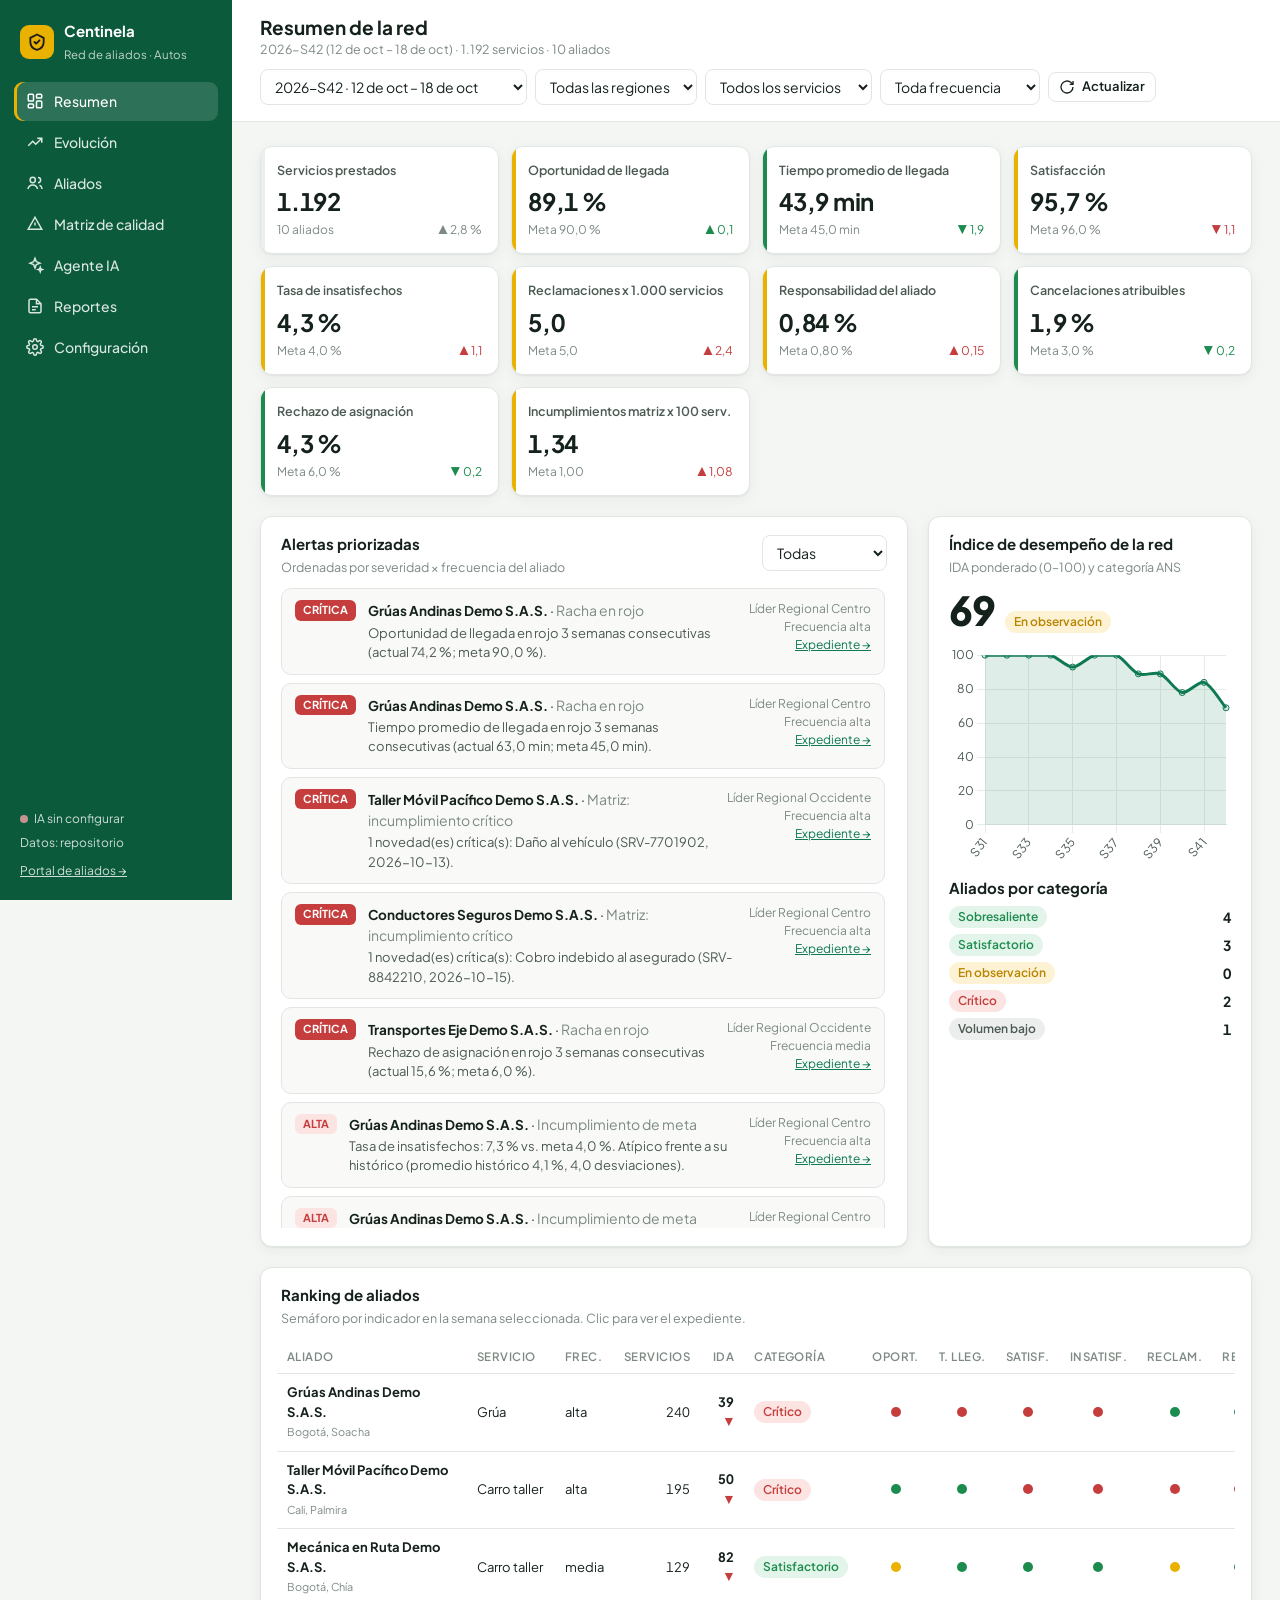
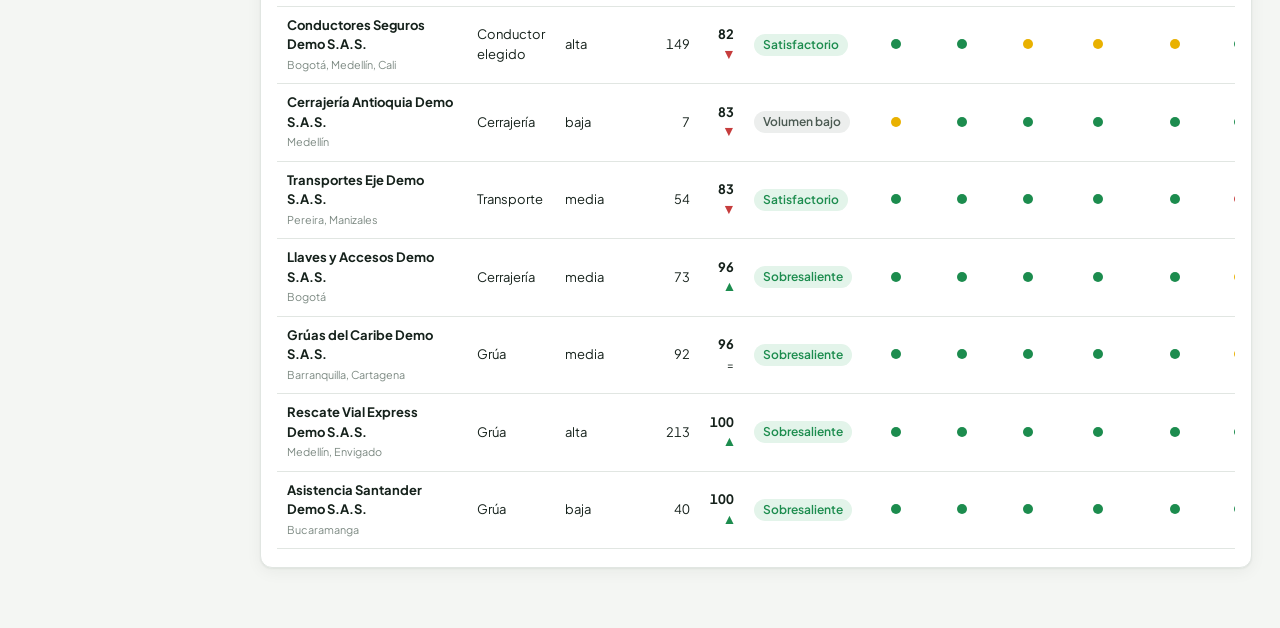
<file: index.html>
<!doctype html>
<html lang="es">
<head>
  <meta charset="utf-8">
  <meta name="viewport" content="width=device-width, initial-scale=1">
  <title>Centinela de Aliados</title>
  <meta name="description" content="Tablero de indicadores y agente de IA para la red de aliados de asistencia Autos">
  <link rel="preconnect" href="https://fonts.googleapis.com">
  <link rel="preconnect" href="https://fonts.gstatic.com" crossorigin>
  <link href="https://fonts.googleapis.com/css2?family=Plus+Jakarta+Sans:wght@400;500;600;700;800&display=swap" rel="stylesheet">
  <link rel="stylesheet" href="css/styles.css?v=3">
  <link rel="icon" href="data:image/svg+xml,%3Csvg xmlns='http://www.w3.org/2000/svg' viewBox='0 0 32 32'%3E%3Crect width='32' height='32' rx='8' fill='%23e9b100'/%3E%3Cpath d='M16 6l8 4v6c0 5-3.4 8.6-8 10-4.6-1.4-8-5-8-10v-6z' fill='%230b5a3c'/%3E%3C/svg%3E">
</head>
<body>
<div class="app">
  <!-- ============ NAVEGACIÓN ============ -->
  <aside class="lateral">
    <div class="marca">
      <div class="marca-icono"><svg width="20" height="20" viewBox="0 0 24 24" fill="none" stroke="currentColor" stroke-width="2.2" stroke-linecap="round" stroke-linejoin="round"><path d="M12 3l8 4v5c0 5-3.4 8.3-8 9.5C7.4 20.3 4 17 4 12V7z"/><path d="M9 12l2 2 4-4"/></svg></div>
      <div><b>Centinela</b><small>Red de aliados · Autos</small></div>
    </div>
    <nav class="nav" id="nav">
      <button data-vista="resumen" class="activo"><svg viewBox="0 0 24 24" fill="none" stroke="currentColor" stroke-width="2"><rect x="3" y="3" width="7" height="9" rx="1.5"/><rect x="14" y="3" width="7" height="5" rx="1.5"/><rect x="14" y="12" width="7" height="9" rx="1.5"/><rect x="3" y="16" width="7" height="5" rx="1.5"/></svg>Resumen</button>
      <button data-vista="evolucion"><svg viewBox="0 0 24 24" fill="none" stroke="currentColor" stroke-width="2"><path d="M3 17l6-6 4 4 8-8"/><path d="M15 7h6v6"/></svg>Evolución</button>
      <button data-vista="aliados"><svg viewBox="0 0 24 24" fill="none" stroke="currentColor" stroke-width="2"><circle cx="9" cy="8" r="3.5"/><path d="M2.5 20c.8-3.6 3.4-5.5 6.5-5.5s5.7 1.9 6.5 5.5"/><path d="M16 4.5a3.5 3.5 0 010 7M18 14.8c1.9.7 3.1 2.4 3.5 5.2"/></svg>Aliados</button>
      <button data-vista="matriz"><svg viewBox="0 0 24 24" fill="none" stroke="currentColor" stroke-width="2"><path d="M12 3l9 16H3z"/><path d="M12 10v4M12 17h.01"/></svg>Matriz de calidad</button>
      <button data-vista="agente"><svg viewBox="0 0 24 24" fill="none" stroke="currentColor" stroke-width="2"><path d="M12 3l1.8 4.7L18.5 9.5l-4.7 1.8L12 16l-1.8-4.7L5.5 9.5l4.7-1.8z"/><path d="M19 15l.8 2.2L22 18l-2.2.8L19 21l-.8-2.2L16 18l2.2-.8z"/></svg>Agente IA</button>
      <button data-vista="reportes"><svg viewBox="0 0 24 24" fill="none" stroke="currentColor" stroke-width="2"><path d="M14 3H6a2 2 0 00-2 2v14a2 2 0 002 2h12a2 2 0 002-2V9z"/><path d="M14 3v6h6M8 13h8M8 17h5"/></svg>Reportes</button>
      <button data-vista="config"><svg viewBox="0 0 24 24" fill="none" stroke="currentColor" stroke-width="2"><circle cx="12" cy="12" r="3"/><path d="M19.4 15a1.7 1.7 0 00.3 1.8l.1.1a2 2 0 11-2.8 2.8l-.1-.1a1.7 1.7 0 00-1.8-.3 1.7 1.7 0 00-1 1.5V21a2 2 0 11-4 0v-.1a1.7 1.7 0 00-1.1-1.5 1.7 1.7 0 00-1.8.3l-.1.1a2 2 0 11-2.8-2.8l.1-.1a1.7 1.7 0 00.3-1.8 1.7 1.7 0 00-1.5-1H3a2 2 0 110-4h.1a1.7 1.7 0 001.5-1.1 1.7 1.7 0 00-.3-1.8l-.1-.1a2 2 0 112.8-2.8l.1.1a1.7 1.7 0 001.8.3H9a1.7 1.7 0 001-1.5V3a2 2 0 114 0v.1a1.7 1.7 0 001 1.5 1.7 1.7 0 001.8-.3l.1-.1a2 2 0 112.8 2.8l-.1.1a1.7 1.7 0 00-.3 1.8V9a1.7 1.7 0 001.5 1H21a2 2 0 110 4h-.1a1.7 1.7 0 00-1.5 1z"/></svg>Configuración</button>
    </nav>
    <div class="lateral-pie">
      <div class="estado-ia"><span class="punto" id="punto-ia"></span><span id="txt-ia">IA sin configurar</span></div>
      <div id="txt-origen" style="margin-top:6px"></div>
      <a href="portal.html" style="color:#fff;display:inline-block;margin-top:10px">Portal de aliados →</a>
    </div>
  </aside>

  <!-- ============ PRINCIPAL ============ -->
  <main class="principal">
    <header class="barra">
      <div>
        <h1 id="titulo-vista">Resumen de la red</h1>
        <div class="sub" id="sub-vista">Cargando datos…</div>
      </div>
      <div class="filtros no-imprimir">
        <select id="f-semana" aria-label="Semana"></select>
        <select id="f-region" aria-label="Región"><option value="">Todas las regiones</option></select>
        <select id="f-servicio" aria-label="Servicio"><option value="">Todos los servicios</option></select>
        <select id="f-frecuencia" aria-label="Frecuencia"><option value="">Toda frecuencia</option><option value="alta">Frecuencia alta</option><option value="media">Frecuencia media</option><option value="baja">Frecuencia baja</option></select>
        <button class="btn peque" id="btn-recargar" title="Recargar datos"><svg viewBox="0 0 24 24" fill="none" stroke="currentColor" stroke-width="2"><path d="M21 12a9 9 0 11-3-6.7L21 8"/><path d="M21 3v5h-5"/></svg>Actualizar</button>
      </div>
    </header>

    <div class="contenido">
      <!-- ===== RESUMEN ===== -->
      <section class="vista activa" id="v-resumen">
        <div class="kpis" id="kpis"></div>
        <div class="rejilla r-3-1">
          <div class="tarjeta">
            <div class="tarjeta-cab"><div><h2>Alertas priorizadas</h2><p class="desc" style="margin:0">Ordenadas por severidad × frecuencia del aliado</p></div>
              <select id="f-sev" class="peque"><option value="">Todas</option><option value="Crítica">Críticas</option><option value="Alta">Altas</option><option value="Media">Medias</option><option value="Informativa">Informativas</option></select></div>
            <div class="alertas" id="lista-alertas"></div>
          </div>
          <div class="tarjeta">
            <h2>Índice de desempeño de la red</h2>
            <p class="desc">IDA ponderado (0–100) y categoría ANS</p>
            <div style="display:flex;align-items:baseline;gap:10px"><span class="ida-grande num" id="ida-red">—</span><span id="cat-red"></span></div>
            <div class="grafico bajo" style="margin-top:12px"><canvas id="g-ida"></canvas></div>
            <h2 style="margin-top:14px">Aliados por categoría</h2>
            <div id="dist-cat" style="display:flex;flex-direction:column;gap:6px;margin-top:8px"></div>
          </div>
        </div>
        <div class="tarjeta">
          <div class="tarjeta-cab"><div><h2>Ranking de aliados</h2><p class="desc" style="margin:0">Semáforo por indicador en la semana seleccionada. Clic para ver el expediente.</p></div></div>
          <div class="tabla-wrap"><table id="t-ranking"></table></div>
        </div>
      </section>

      <!-- ===== EVOLUCIÓN ===== -->
      <section class="vista" id="v-evolucion">
        <div class="tarjeta">
          <div class="tarjeta-cab">
            <div><h2 id="ev-titulo">Evolución semana a semana</h2><p class="desc" style="margin:0">Línea de la red, aliado seleccionado, meta y umbral</p></div>
            <div class="filtros"><select id="ev-ind"></select><select id="ev-aliado"><option value="">Comparar con un aliado…</option></select><select id="ev-n"><option value="8">8 semanas</option><option value="12" selected>12 semanas</option><option value="52">Todo</option></select></div>
          </div>
          <div class="grafico"><canvas id="g-evol"></canvas></div>
        </div>
        <div class="tarjeta">
          <h2>Mapa de calor por aliado</h2>
          <p class="desc">Valor del indicador seleccionado por semana, coloreado según la meta. Clic en un aliado para su expediente.</p>
          <div class="tabla-wrap"><table class="mapa" id="t-mapa"></table></div>
        </div>
      </section>

      <!-- ===== ALIADOS / EXPEDIENTE ===== -->
      <section class="vista" id="v-aliados">
        <div class="tarjeta">
          <div class="tarjeta-cab"><div><h2>Expediente del aliado</h2><p class="desc" style="margin:0">Datos maestros, desempeño, matriz de calidad y medida sugerida</p></div>
            <div class="filtros"><select id="exp-aliado"></select><button class="btn peque" id="exp-informe">Generar expediente</button><button class="btn peque primario" id="exp-ia">Analizar con IA</button></div></div>
          <div id="exp-cuerpo"></div>
        </div>
        <div class="rejilla r-2">
          <div class="tarjeta"><h2>Evolución del IDA</h2><div class="grafico bajo"><canvas id="g-exp-ida"></canvas></div></div>
          <div class="tarjeta"><h2>Indicadores (últimas 8 semanas)</h2><div class="tabla-wrap"><table class="mapa" id="t-exp-mapa"></table></div></div>
        </div>
        <div class="tarjeta"><h2>Novedades en matriz de calidad (ventana de escalamiento)</h2><div class="tabla-wrap"><table id="t-exp-incs"></table></div></div>
      </section>

      <!-- ===== MATRIZ ===== -->
      <section class="vista" id="v-matriz">
        <div class="rejilla r-2">
          <div class="tarjeta"><h2>Incumplimientos por tipo</h2><p class="desc" id="mz-desc"></p><div class="grafico bajo"><canvas id="g-mz-tipo"></canvas></div></div>
          <div class="tarjeta"><h2>Tendencia semanal por gravedad</h2><p class="desc">Conteo de novedades tipificadas</p><div class="grafico bajo"><canvas id="g-mz-sem"></canvas></div></div>
        </div>
        <div class="tarjeta">
          <div class="tarjeta-cab"><div><h2>Bitácora de novedades</h2><p class="desc" style="margin:0">Registros tipificados en la matriz de calidad</p></div>
            <div class="filtros"><select id="mz-periodo"><option value="1">Semana seleccionada</option><option value="4" selected>Últimas 4 semanas</option><option value="13">Últimas 13 semanas</option></select>
              <select id="mz-grav"><option value="">Toda gravedad</option><option value="critica">Crítica</option><option value="grave">Grave</option><option value="leve">Leve</option></select>
              <button class="btn peque" id="mz-csv">Descargar CSV</button></div></div>
          <div class="tabla-wrap"><table id="t-matriz"></table></div>
        </div>
      </section>

      <!-- ===== AGENTE ===== -->
      <section class="vista" id="v-agente">
        <div class="tarjeta chat">
          <div class="tarjeta-cab"><div><h2>Centinela · agente de IA</h2><p class="desc" style="margin:0">Responde solo con los datos del tablero (semana y filtros seleccionados). Propone; no decide.</p></div>
            <button class="btn peque" id="chat-limpiar">Nueva conversación</button></div>
          <div class="chat-atajos" id="chat-atajos"></div>
          <div class="chat-mensajes" id="chat-mensajes" aria-live="polite"></div>
          <div class="chat-entrada">
            <textarea id="chat-txt" rows="2" placeholder="Pregunta sobre indicadores, aliados, alertas o pide un entregable… (Enter para enviar, Shift+Enter nueva línea)"></textarea>
            <button class="btn primario" id="chat-enviar">Enviar</button>
          </div>
        </div>
      </section>

      <!-- ===== REPORTES ===== -->
      <section class="vista" id="v-reportes">
        <div class="reportes">
          <div class="tarjeta reporte"><h2>Reporte semanal · equipo</h2><p>Semáforo de red, alertas priorizadas, ranking y accionables. Para enviar cada lunes a líderes regionales y supervisores.</p>
            <div class="acciones"><button class="btn peque primario" data-rep="semanal">Generar</button></div></div>
          <div class="tarjeta reporte"><h2>Informe mensual · aliado</h2><p>Resultados del mes de un aliado vs. meta y promedio anónimo de la red. Uno por aliado.</p>
            <div class="fila-form"><select id="rep-mes"></select><select id="rep-aliado"></select></div>
            <div class="acciones"><button class="btn peque primario" data-rep="mensual">Generar</button><button class="btn peque" data-rep="mensual-todos">Todos los aliados (un archivo)</button></div></div>
          <div class="tarjeta reporte"><h2>Presentación · comité</h2><p>Siete diapositivas 16:9 con mensaje clave, resultados, evolución, categorías, riesgos y plan de acción. Imprime como PDF.</p>
            <div class="acciones"><button class="btn peque primario" data-rep="presentacion">Generar</button></div></div>
          <div class="tarjeta reporte"><h2>Expediente y propuesta de medida</h2><p>Expediente del aliado seleccionado con mapa de calor, matriz de 90 días y propuesta según escalamiento.</p>
            <div class="fila-form"><select id="rep-exp-aliado"></select></div>
            <div class="acciones"><button class="btn peque primario" data-rep="expediente">Generar</button></div></div>
          <div class="tarjeta reporte"><h2>Exportar datos</h2><p>Descargas en CSV (separador ;) para Excel o Google Sheets.</p>
            <div class="acciones"><button class="btn peque" data-csv="indicadores">Indicadores por aliado</button><button class="btn peque" data-csv="alertas">Alertas</button><button class="btn peque" data-csv="bitacora">Bitácora</button></div></div>
        </div>
        <div class="tarjeta oculto" id="rep-visor">
          <div class="tarjeta-cab"><div><h2 id="rep-titulo">Vista previa</h2><p class="desc" style="margin:0" id="rep-desc"></p></div>
            <div class="filtros">
              <button class="btn peque" id="rep-ia">✨ Agregar lectura del agente</button>
              <button class="btn peque" id="rep-copiar">Copiar para correo</button>
              <button class="btn peque" id="rep-correo">Abrir en correo</button>
              <button class="btn peque" id="rep-descargar">Descargar HTML</button>
              <button class="btn peque primario" id="rep-imprimir">Imprimir / PDF</button>
            </div></div>
          <div class="vista-previa"><iframe id="rep-frame" title="Vista previa del reporte"></iframe></div>
        </div>
      </section>

      <!-- ===== CONFIGURACIÓN ===== -->
      <section class="vista" id="v-config">
        <div class="tarjeta">
          <h2>Conexión con Gemini</h2>
          <p class="desc">Crea una API key gratuita en <a href="https://aistudio.google.com/apikey" target="_blank" rel="noopener">Google AI Studio</a>. La key se guarda solo en este navegador.</p>
          <div class="form">
            <label>API key de Gemini<input type="password" id="cfg-key" autocomplete="off" placeholder="AIza…"></label>
            <label><span><input type="checkbox" id="cfg-recordar"> Recordar en este navegador</span><small>Si no la marcas, la key se borra al cerrar la pestaña.</small></label>
            <div class="fila-form">
              <label>Modelo<select id="cfg-modelo-sel"></select><small>Pulsa «Detectar modelos» para ver los que tu clave tiene disponibles.</small></label>
              <label>Temperatura<input type="text" id="cfg-temp" inputmode="decimal"><small>0,0–1,0 · baja = más precisa</small></label>
            </div>
            <div class="fila-form" style="flex:0"><button class="btn primario" id="cfg-guardar">Guardar</button><button class="btn" id="cfg-probar">Probar conexión</button><button class="btn" id="cfg-detectar">Detectar modelos</button><button class="btn" id="cfg-borrar">Borrar key</button></div>
            <div class="aviso info oculto" id="cfg-estado-ia" role="status"></div>
            <input type="hidden" id="cfg-modelo">
            <div class="aviso"><b>Privacidad:</b> en la capa gratuita, Google puede usar el contenido enviado para mejorar sus productos. No envíes datos personales de asegurados; usa la capa de pago o datos anonimizados para información sensible.</div>
          </div>
        </div>
        <div class="tarjeta">
          <h2>Fuentes de datos</h2>
          <p class="desc">Por defecto se leen los archivos de la carpeta <code>data/</code>. Puedes cargar archivos para esta sesión o conectar una fuente en línea.</p>
          <div class="form">
            <div class="fila-form">
              <label>Indicadores semanales (CSV)<input type="file" id="up-ind" accept=".csv,text/csv"></label>
              <label>Incumplimientos matriz (CSV)<input type="file" id="up-inc" accept=".csv,text/csv"></label>
            </div>
            <div class="fila-form">
              <label>Proveedores (JSON)<input type="file" id="up-prov" accept=".json,application/json"></label>
              <label>Metas (JSON)<input type="file" id="up-metas" accept=".json,application/json"></label>
            </div>
            <label>URL en línea · indicadores (CSV)<input type="url" id="cfg-url-ind" placeholder="https://… (Google Sheets publicado como CSV o Apps Script)"></label>
            <label>URL en línea · incumplimientos (CSV)<input type="url" id="cfg-url-inc" placeholder="https://…"></label>
            <label>Actualización automática<select id="cfg-refresco"><option value="0">Desactivada</option><option value="5">Cada 5 minutos</option><option value="15">Cada 15 minutos</option><option value="60">Cada hora</option></select></label>
            <div class="fila-form" style="flex:0"><button class="btn primario" id="cfg-fuentes">Aplicar fuentes</button><button class="btn" id="cfg-restablecer">Volver a datos del repositorio</button></div>
            <div class="origen" id="cfg-origen"></div>
            <div class="aviso info">Una hoja de Google publicada en la web es accesible para cualquiera que tenga el enlace. Para datos reales usa la opción con Apps Script descrita en <code>docs/GUIA_DESPLIEGUE.md</code>.</div>
          </div>
        </div>
        <div class="tarjeta">
          <h2>Contexto del agente</h2>
          <p class="desc">Archivos de la carpeta <code>contexto/</code> que el agente lee en cada consulta. Edítalos en GitHub para ajustar su conocimiento.</p>
          <div id="cfg-contexto" class="tabla-wrap"></div>
          <div class="fila-form" style="margin-top:10px"><button class="btn peque" id="cfg-ver-prompt">Ver instrucción completa enviada a Gemini</button></div>
          <pre id="cfg-prompt" class="oculto" style="white-space:pre-wrap;max-height:420px;overflow:auto;background:var(--panel-2);padding:12px;border-radius:8px;font-size:12px"></pre>
        </div>
        <div class="tarjeta">
          <h2>Apariencia</h2>
          <div class="fila-form"><select id="cfg-tema"><option value="">Automático</option><option value="light">Claro</option><option value="dark">Oscuro</option></select></div>
        </div>
      </section>
    </div>
  </main>
</div>
<div class="toast" id="toast" role="status"></div>

<!-- Librerías locales (sin dependencias de CDN) -->
<script src="js/vendor/chart.umd.min.js?v=3"></script>
<script src="js/vendor/marked.min.js?v=3"></script>
<script src="js/vendor/purify.min.js?v=3"></script>
<!-- Copia embebida de datos y contexto (para abrir con doble clic sin servidor) -->
<script src="js/embebido.js?v=3"></script>
<script src="js/config.js?v=3"></script>
<script src="js/datos.js?v=3"></script>
<script src="js/motor.js?v=3"></script>
<script src="js/gemini.js?v=3"></script>
<script src="js/agente.js?v=3"></script>
<script src="js/reportes.js?v=3"></script>
<script src="js/app.js?v=3"></script>
</body>
</html>
</file>
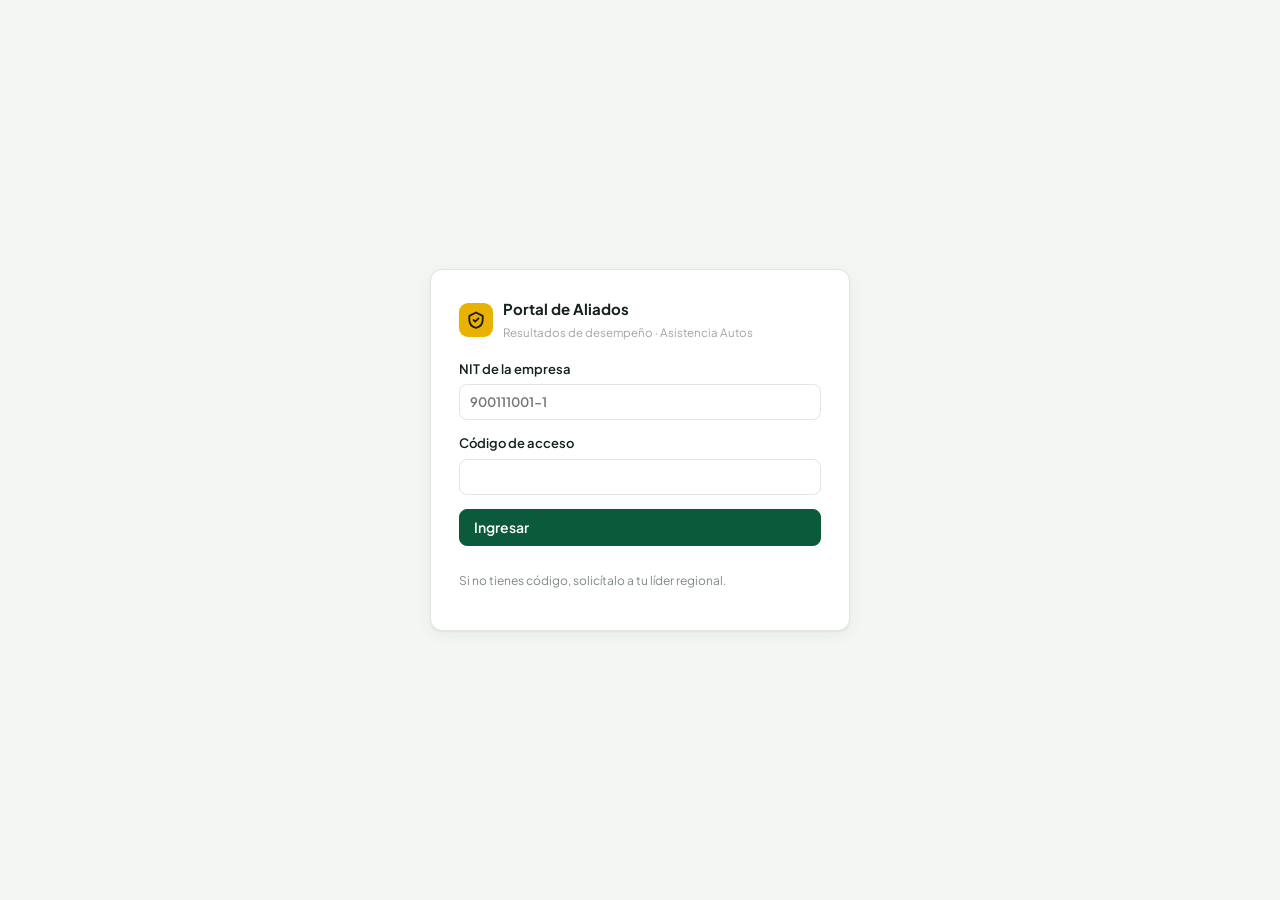
<file: portal.html>
<!doctype html>
<html lang="es">
<head>
  <meta charset="utf-8">
  <meta name="viewport" content="width=device-width, initial-scale=1">
  <title>Portal de Aliados</title>
  <meta name="description" content="Consulta de resultados de desempeño para aliados de asistencia Autos">
  <link rel="preconnect" href="https://fonts.googleapis.com">
  <link rel="preconnect" href="https://fonts.gstatic.com" crossorigin>
  <link href="https://fonts.googleapis.com/css2?family=Plus+Jakarta+Sans:wght@400;500;600;700;800&display=swap" rel="stylesheet">
  <link rel="stylesheet" href="css/styles.css?v=3">
  <link rel="icon" href="data:image/svg+xml,%3Csvg xmlns='http://www.w3.org/2000/svg' viewBox='0 0 32 32'%3E%3Crect width='32' height='32' rx='8' fill='%23e9b100'/%3E%3Cpath d='M16 6l8 4v6c0 5-3.4 8.6-8 10-4.6-1.4-8-5-8-10v-6z' fill='%230b5a3c'/%3E%3C/svg%3E">
</head>
<body>
  <!-- ===== Ingreso ===== -->
  <div class="portal-login" id="login">
    <div class="tarjeta">
      <div class="marca" style="padding:0;margin-bottom:18px">
        <div class="marca-icono"><svg width="20" height="20" viewBox="0 0 24 24" fill="none" stroke="currentColor" stroke-width="2.2" stroke-linecap="round" stroke-linejoin="round"><path d="M12 3l8 4v5c0 5-3.4 8.3-8 9.5C7.4 20.3 4 17 4 12V7z"/><path d="M9 12l2 2 4-4"/></svg></div>
        <div><b>Portal de Aliados</b><small style="color:var(--ink-3)">Resultados de desempeño · Asistencia Autos</small></div>
      </div>
      <form class="form" id="f-login" autocomplete="off">
        <label>NIT de la empresa<input type="text" id="l-nit" placeholder="900111001-1" required></label>
        <label>Código de acceso<input type="password" id="l-cod" required></label>
        <button class="btn primario" type="submit">Ingresar</button>
        <div class="aviso oculto" id="l-error"></div>
        <p class="origen">Si no tienes código, solicítalo a tu líder regional.</p>
      </form>
    </div>
  </div>

  <!-- ===== Tablero del aliado ===== -->
  <div id="tablero" class="oculto">
    <header class="portal-cab">
      <div><div style="font-size:12px;opacity:.8">Portal de Aliados</div><h1 id="p-nombre" style="font-size:20px"></h1><div id="p-sub" style="font-size:13px;opacity:.85"></div></div>
      <div class="filtros"><select id="p-semana" aria-label="Semana"></select><button class="btn peque" id="p-salir">Salir</button></div>
    </header>
    <div class="contenido" style="max-width:1200px;margin:0 auto;width:100%">
      <div class="rejilla r-3-1">
        <div class="tarjeta">
          <h2>Su índice de desempeño</h2><p class="desc">IDA de 0 a 100 según el cumplimiento de metas del ANS</p>
          <div style="display:flex;gap:12px;align-items:baseline"><span class="ida-grande num" id="p-ida">—</span><span id="p-cat"></span></div>
          <div class="grafico bajo" style="margin-top:12px"><canvas id="pg-ida"></canvas></div>
        </div>
        <div class="tarjeta">
          <h2>Novedades en matriz de calidad</h2><p class="desc" id="p-mz-desc"></p>
          <div id="p-mz"></div>
        </div>
      </div>
      <div class="kpis" id="p-kpis"></div>
      <div class="tarjeta">
        <h2>Evolución semana a semana</h2>
        <p class="desc">Su resultado frente a la meta. El promedio de la red es anónimo.</p>
        <div class="filtros" style="margin-bottom:10px"><select id="p-ind"></select></div>
        <div class="grafico"><canvas id="pg-evol"></canvas></div>
      </div>
      <div class="tarjeta">
        <h2>Detalle de novedades (últimas 4 semanas)</h2>
        <div class="tabla-wrap"><table id="p-tabla"></table></div>
      </div>
      <p class="origen">Información confidencial de uso exclusivo del aliado. Para aclaraciones contacte a su líder regional.</p>
    </div>
  </div>
  <div class="toast" id="toast"></div>

  <script src="js/vendor/chart.umd.min.js?v=3"></script>
  <script src="js/embebido.js?v=3"></script>
  <script src="js/config.js?v=3"></script>
  <script src="js/datos.js?v=3"></script>
  <script src="js/motor.js?v=3"></script>
  <script src="js/reportes.js?v=3"></script>
  <script src="js/portal.js?v=3"></script>
</body>
</html>
</file>
<file: css/styles.css>
/* =====================================================================
   Centinela de Aliados · estilos
   ===================================================================== */
:root {
  --bg: #f4f6f3;
  --panel: #ffffff;
  --panel-2: #f9faf8;
  --ink: #15211b;
  --ink-2: #4b5a52;
  --ink-3: #7d8a83;
  --line: #e1e6e2;
  --brand: #0b5a3c;
  --brand-2: #0f7a52;
  --brand-ink: #ffffff;
  --accent: #e9b100;
  --verde: #1c8c4e;
  --verde-bg: #e3f4ea;
  --amarillo: #b98500;
  --amarillo-bg: #fdf3d4;
  --rojo: #c63d3d;
  --rojo-bg: #fbe4e2;
  --gris-bg: #eceeed;
  --sombra: 0 1px 2px rgba(16, 32, 24, .06), 0 4px 16px rgba(16, 32, 24, .05);
  --radio: 12px;
  --chart-1: #0f7a52;
  --chart-2: #e9b100;
  --chart-3: #3b6fb6;
  --chart-grid: #e7ebe8;
  color-scheme: light;
}
@media (prefers-color-scheme: dark) {
  :root:not([data-theme="light"]) {
    --bg: #0e1411; --panel: #151d19; --panel-2: #1a2420; --ink: #e7eee9; --ink-2: #a9b7af; --ink-3: #7c8a83;
    --line: #26332d; --brand: #1d9c6a; --brand-2: #27b07b; --accent: #f2c230;
    --verde: #3cc47a; --verde-bg: #163626; --amarillo: #f0c142; --amarillo-bg: #3a3014;
    --rojo: #f07070; --rojo-bg: #3d1c1c; --gris-bg: #222b27; --sombra: none;
    --chart-1: #3cc47a; --chart-2: #f2c230; --chart-3: #6f9de0; --chart-grid: #26332d;
    color-scheme: dark;
  }
}
:root[data-theme="dark"] {
  --bg: #0e1411; --panel: #151d19; --panel-2: #1a2420; --ink: #e7eee9; --ink-2: #a9b7af; --ink-3: #7c8a83;
  --line: #26332d; --brand: #1d9c6a; --brand-2: #27b07b; --accent: #f2c230;
  --verde: #3cc47a; --verde-bg: #163626; --amarillo: #f0c142; --amarillo-bg: #3a3014;
  --rojo: #f07070; --rojo-bg: #3d1c1c; --gris-bg: #222b27; --sombra: none;
  --chart-1: #3cc47a; --chart-2: #f2c230; --chart-3: #6f9de0; --chart-grid: #26332d;
  color-scheme: dark;
}

* { box-sizing: border-box; }
html, body { margin: 0; }
body {
  background: var(--bg); color: var(--ink);
  font-family: "Plus Jakarta Sans", system-ui, -apple-system, "Segoe UI", sans-serif;
  font-size: 14px; line-height: 1.5; -webkit-font-smoothing: antialiased;
}
.num, td.num, .kpi-valor { font-variant-numeric: tabular-nums; }
h1, h2, h3, h4 { margin: 0; line-height: 1.25; }
button, input, select, textarea { font: inherit; color: inherit; }
a { color: var(--brand-2); }

/* ---------- layout ---------- */
.app { display: grid; grid-template-columns: 232px minmax(0, 1fr); min-height: 100vh; }
.lateral {
  background: var(--brand); color: var(--brand-ink); padding: 20px 14px;
  position: sticky; top: 0; height: 100vh; display: flex; flex-direction: column; gap: 18px;
}
:root[data-theme="dark"] .lateral { background: #0b1712; }
@media (prefers-color-scheme: dark) { :root:not([data-theme="light"]) .lateral { background: #0b1712; } }
.marca { display: flex; gap: 10px; align-items: center; padding: 0 6px; }
.marca-icono { width: 34px; height: 34px; border-radius: 9px; background: var(--accent); display: grid; place-items: center; color: #1b1b1b; flex: none; }
.marca b { display: block; font-size: 15px; }
.marca small { opacity: .75; font-size: 11.5px; }
.nav { display: flex; flex-direction: column; gap: 2px; }
.nav button {
  all: unset; cursor: pointer; display: flex; align-items: center; gap: 10px;
  padding: 9px 12px; border-radius: 9px; font-weight: 500; opacity: .85;
}
.nav button:hover { background: rgba(255,255,255,.08); opacity: 1; }
.nav button.activo { background: rgba(255,255,255,.14); opacity: 1; box-shadow: inset 3px 0 0 var(--accent); }
.nav svg { width: 18px; height: 18px; flex: none; }
.lateral-pie { margin-top: auto; font-size: 12px; opacity: .8; padding: 0 6px; }
.lateral-pie .estado-ia { display: flex; align-items: center; gap: 6px; }
.punto { width: 8px; height: 8px; border-radius: 50%; background: var(--ink-3); display: inline-block; }
.punto.ok { background: #5be39a; } .punto.no { background: #f5a3a3; }

.principal { min-width: 0; display: flex; flex-direction: column; }
.barra {
  display: flex; flex-wrap: wrap; gap: 10px; align-items: center; justify-content: space-between;
  padding: 16px 28px; border-bottom: 1px solid var(--line); background: var(--panel);
  position: sticky; top: 0; z-index: 5;
}
.barra h1 { font-size: 19px; }
.barra .sub { color: var(--ink-3); font-size: 12.5px; }
.filtros { display: flex; flex-wrap: wrap; gap: 8px; align-items: center; }
.contenido { padding: 24px 28px 60px; display: flex; flex-direction: column; gap: 20px; }
.vista { display: none; flex-direction: column; gap: 20px; }
.vista.activa { display: flex; }

/* ---------- controles ---------- */
select, input[type="text"], input[type="password"], input[type="url"], textarea {
  background: var(--panel); border: 1px solid var(--line); border-radius: 8px; padding: 7px 10px; min-height: 36px;
}
textarea { width: 100%; resize: vertical; }
select:focus, input:focus, textarea:focus { outline: 2px solid var(--brand-2); outline-offset: 0; border-color: transparent; }
.btn {
  display: inline-flex; align-items: center; gap: 7px; cursor: pointer; border-radius: 8px;
  border: 1px solid var(--line); background: var(--panel); padding: 7px 14px; font-weight: 600; min-height: 36px;
}
.btn:hover { border-color: var(--ink-3); }
.btn.primario { background: var(--brand); color: #fff; border-color: var(--brand); }
.btn.primario:hover { background: var(--brand-2); }
.btn.peque { padding: 4px 10px; min-height: 30px; font-size: 13px; }
.btn:disabled { opacity: .5; cursor: not-allowed; }
.btn svg { width: 16px; height: 16px; }

/* ---------- tarjetas ---------- */
.tarjeta { background: var(--panel); border: 1px solid var(--line); border-radius: var(--radio); box-shadow: var(--sombra); padding: 18px 20px; min-width: 0; }
.tarjeta h2 { font-size: 15px; margin-bottom: 4px; }
.tarjeta .desc { color: var(--ink-3); font-size: 12.5px; margin: 0 0 14px; }
.tarjeta-cab { display: flex; justify-content: space-between; align-items: flex-start; gap: 12px; flex-wrap: wrap; margin-bottom: 12px; }
.rejilla { display: grid; gap: 20px; }
.r-2 { grid-template-columns: 1fr 1fr; }
.r-3-1 { grid-template-columns: 2fr 1fr; }
.kpis { display: grid; grid-template-columns: repeat(auto-fill, minmax(190px, 1fr)); gap: 12px; }
.kpi {
  background: var(--panel); border: 1px solid var(--line); border-radius: var(--radio); padding: 14px 16px;
  box-shadow: var(--sombra); cursor: pointer; text-align: left; position: relative; overflow: hidden;
}
.kpi::before { content: ""; position: absolute; inset: 0 auto 0 0; width: 4px; background: var(--gris-bg); }
.kpi.verde::before { background: var(--verde); } .kpi.amarillo::before { background: var(--accent); } .kpi.rojo::before { background: var(--rojo); }
.kpi:hover { border-color: var(--ink-3); }
.kpi-nombre { color: var(--ink-2); font-size: 12.5px; font-weight: 600; }
.kpi-valor { font-size: 24px; font-weight: 700; margin: 4px 0 2px; letter-spacing: -.01em; }
.kpi-meta { font-size: 12px; color: var(--ink-3); display: flex; justify-content: space-between; gap: 6px; }
.var-mejor { color: var(--verde); } .var-peor { color: var(--rojo); }

/* ---------- semáforo ---------- */
.chip { display: inline-flex; align-items: center; gap: 5px; padding: 2px 9px; border-radius: 99px; font-size: 12px; font-weight: 600; white-space: nowrap; }
.chip.verde { background: var(--verde-bg); color: var(--verde); }
.chip.amarillo { background: var(--amarillo-bg); color: var(--amarillo); }
.chip.rojo { background: var(--rojo-bg); color: var(--rojo); }
.chip.gris { background: var(--gris-bg); color: var(--ink-2); }
.dot { width: 10px; height: 10px; border-radius: 50%; display: inline-block; }
.dot.verde { background: var(--verde); } .dot.amarillo { background: var(--accent); } .dot.rojo { background: var(--rojo); } .dot.gris { background: var(--line); }

/* ---------- tablas ---------- */
.tabla-wrap { overflow-x: auto; margin: 0 -4px; }
table { width: 100%; border-collapse: collapse; font-size: 13px; }
th { text-align: left; font-weight: 600; color: var(--ink-3); font-size: 11.5px; text-transform: uppercase; letter-spacing: .04em; padding: 8px 10px; border-bottom: 1px solid var(--line); white-space: nowrap; }
td { padding: 9px 10px; border-bottom: 1px solid var(--line); vertical-align: middle; }
tr.clic { cursor: pointer; } tr.clic:hover td { background: var(--panel-2); }
td.num, th.num { text-align: right; }
.celda-sem { text-align: center; }
.mapa td { padding: 0; }
.mapa .c { display: block; min-width: 46px; padding: 7px 6px; text-align: center; font-size: 12px; font-variant-numeric: tabular-nums; }
.mapa .c.verde { background: var(--verde-bg); color: var(--verde); }
.mapa .c.amarillo { background: var(--amarillo-bg); color: var(--amarillo); }
.mapa .c.rojo { background: var(--rojo-bg); color: var(--rojo); font-weight: 700; }
.mapa .c.gris { color: var(--ink-3); }
.mapa td:first-child { padding: 6px 10px; white-space: nowrap; }

/* ---------- alertas ---------- */
.alertas { display: flex; flex-direction: column; gap: 8px; max-height: 640px; overflow-y: auto; padding-right: 2px; }
#t-ranking td:first-child { min-width: 190px; }
.alerta { display: grid; grid-template-columns: auto 1fr auto; gap: 12px; align-items: start; padding: 11px 13px; border: 1px solid var(--line); border-radius: 10px; background: var(--panel-2); }
.alerta .sev { font-size: 11px; font-weight: 700; text-transform: uppercase; padding: 2px 8px; border-radius: 6px; white-space: nowrap; }
.sev.Crítica { background: var(--rojo); color: #fff; } .sev.Alta { background: var(--rojo-bg); color: var(--rojo); }
.sev.Media { background: var(--amarillo-bg); color: var(--amarillo); } .sev.Informativa { background: var(--gris-bg); color: var(--ink-2); }
.alerta b { font-size: 13.5px; } .alerta p { margin: 2px 0 0; color: var(--ink-2); font-size: 13px; }
.alerta .meta-al { font-size: 12px; color: var(--ink-3); text-align: right; white-space: nowrap; }

/* ---------- gráficos ---------- */
.grafico { position: relative; height: 290px; }
.grafico.bajo { height: 220px; }

/* ---------- expediente ---------- */
.ficha { display: grid; grid-template-columns: repeat(auto-fill, minmax(150px, 1fr)); gap: 12px; }
.ficha div small { display: block; color: var(--ink-3); font-size: 11.5px; }
.ficha div b { font-size: 14px; }
.ida-grande { font-size: 40px; font-weight: 800; line-height: 1; letter-spacing: -.02em; }
.medida { border-left: 4px solid var(--accent); background: var(--amarillo-bg); padding: 12px 14px; border-radius: 0 10px 10px 0; }
.medida.critica { border-color: var(--rojo); background: var(--rojo-bg); }

/* ---------- chat ---------- */
.chat { display: flex; flex-direction: column; height: calc(100vh - 210px); min-height: 460px; }
.chat-mensajes { flex: 1; overflow-y: auto; display: flex; flex-direction: column; gap: 14px; padding: 4px 4px 16px; }
.msg { max-width: 860px; padding: 12px 16px; border-radius: 12px; }
.msg.yo { align-self: flex-end; background: var(--brand); color: #fff; border-bottom-right-radius: 4px; }
.msg.ia { align-self: flex-start; background: var(--panel-2); border: 1px solid var(--line); border-bottom-left-radius: 4px; }
.msg.ia table { margin: 8px 0; font-size: 12.5px; }
.msg.ia p:first-child { margin-top: 0; } .msg.ia p:last-child { margin-bottom: 0; }
.msg.sistema { align-self: center; color: var(--ink-3); font-size: 12.5px; text-align: center; }
.chat-atajos { display: flex; flex-wrap: wrap; gap: 6px; margin-bottom: 10px; }
.chat-entrada { display: flex; gap: 8px; align-items: flex-end; }
.chat-entrada textarea { min-height: 46px; max-height: 160px; }
.escribiendo { display: inline-flex; gap: 4px; } .escribiendo i { width: 6px; height: 6px; border-radius: 50%; background: var(--ink-3); animation: rebote 1s infinite; }
.escribiendo i:nth-child(2) { animation-delay: .15s; } .escribiendo i:nth-child(3) { animation-delay: .3s; }
@keyframes rebote { 0%, 60%, 100% { opacity: .3; } 30% { opacity: 1; } }

/* ---------- reportes ---------- */
.reportes { display: grid; grid-template-columns: repeat(auto-fill, minmax(260px, 1fr)); gap: 14px; }
.reporte { display: flex; flex-direction: column; gap: 8px; }
.reporte p { color: var(--ink-2); font-size: 13px; margin: 0; flex: 1; }
.reporte .acciones { display: flex; flex-wrap: wrap; gap: 6px; }
.vista-previa { border: 1px solid var(--line); border-radius: 10px; background: #fff; color: #1b1b1b; padding: 0; overflow: hidden; }
.vista-previa iframe { width: 100%; height: 640px; border: 0; display: block; background: #fff; }

/* ---------- configuración ---------- */
.form { display: grid; gap: 14px; max-width: 720px; }
.form label { display: grid; gap: 5px; font-weight: 600; font-size: 13px; }
.form label small { font-weight: 400; color: var(--ink-3); }
.fila-form { display: flex; gap: 8px; flex-wrap: wrap; }
.fila-form > * { flex: 1; min-width: 160px; }
.aviso { padding: 12px 14px; border-radius: 10px; background: var(--amarillo-bg); color: var(--ink); font-size: 13px; border: 1px solid transparent; }
.aviso.info { background: var(--panel-2); border-color: var(--line); }
.origen { font-size: 12px; color: var(--ink-3); }

.toast { position: fixed; bottom: 20px; left: 50%; transform: translateX(-50%); background: var(--ink); color: var(--bg); padding: 10px 16px; border-radius: 10px; font-size: 13px; opacity: 0; transition: opacity .2s; pointer-events: none; z-index: 50; max-width: 90vw; }
.toast.ver { opacity: 1; }
.vacio { color: var(--ink-3); padding: 24px; text-align: center; }
.oculto { display: none !important; }

/* ---------- portal ---------- */
.portal-login { min-height: 100vh; display: grid; place-items: center; padding: 16px; }
.portal-login .tarjeta { width: min(420px, 100%); padding: 28px; }
.portal-cab .btn, .portal-cab select { color: var(--ink); }
.portal-cab { background: var(--brand); color: #fff; padding: 18px 28px; display: flex; justify-content: space-between; align-items: center; gap: 12px; flex-wrap: wrap; }

/* ---------- responsive ---------- */
@media (max-width: 980px) {
  .r-2, .r-3-1 { grid-template-columns: 1fr; }
}
@media (max-width: 760px) {
  .app { grid-template-columns: minmax(0, 1fr); }
  .filtros > select { flex: 1 1 140px; min-width: 0; }
  .kpis { grid-template-columns: repeat(auto-fill, minmax(150px, 1fr)); }
  .kpi-valor { font-size: 21px; }
  .lateral { position: static; height: auto; padding: 12px 16px; gap: 10px; }
  .nav { flex-direction: row; overflow-x: auto; gap: 4px; }
  .nav button { padding: 7px 10px; white-space: nowrap; }
  .nav button.activo { box-shadow: inset 0 -3px 0 var(--accent); }
  .lateral-pie { display: none; }
  .barra { padding: 12px 16px; position: static; }
  .contenido { padding: 16px 16px 48px; }
  .alerta { grid-template-columns: 1fr; }
  .alerta .meta-al { text-align: left; }
  .chat { height: auto; }
  .chat-mensajes { max-height: 60vh; }
}
@media print {
  .lateral, .barra, .no-imprimir { display: none !important; }
  .app { display: block; }
  .vista { display: none !important; } .vista.activa { display: flex !important; }
}
</file>
